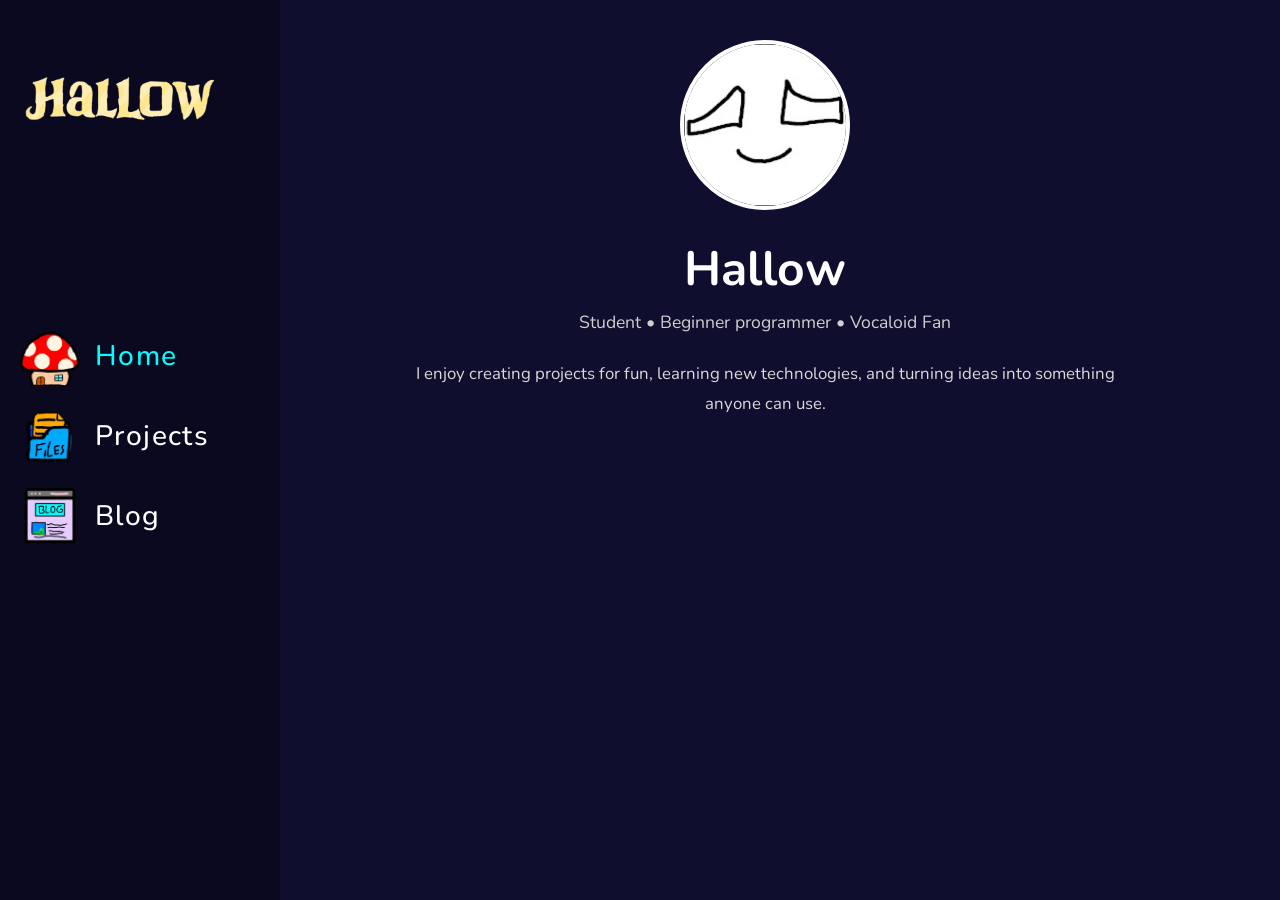
<file: index.html>
<!DOCTYPE html>
<html lang="en">
<head>
    <meta charset="UTF-8">
    <meta name="viewport" content="width=device-width, initial-scale=1.0">
    <title>Home</title>
    <link rel="shortcut icon" href="img/shooting-star.png" type="image/png">
    <link rel="stylesheet" href="style.css">
</head>
<body>
    <div class="sidebar">
        <img src="img/logo2.png" alt="" class="logo">
        <div class="itens">
            <ul>
                <li>
                    <a href="index.html">
                        <img src="img/home.png" alt="" class="icon">
                        <span class="text" style="color: aqua;">Home</span>
                    </a>
                </li>
                <li>
                    <a href="project.html">
                        <img src="img/project.png" alt="" class="icon">
                        <span class="text">Projects</span>
                    </a>
                </li>
                <li>
                    <a href="blog.html">
                        <img src="img/blog.png" alt="" class="icon">
                        <span class="text">Blog</span>
                    </a>
                </li>
            </ul>
        </div>
    </div>
    <div class="content">
        <section class="profile">
            <img src="img/profile.png" class="profile-img">
            <h1>Hallow</h1>
            <span class="subtitle">Student • Beginner programmer • Vocaloid Fan</span>
            <p>I enjoy creating projects for fun, learning new technologies, and turning ideas into something anyone can use.</p>
        </section>
    </div>
</body>
</html>
</file>
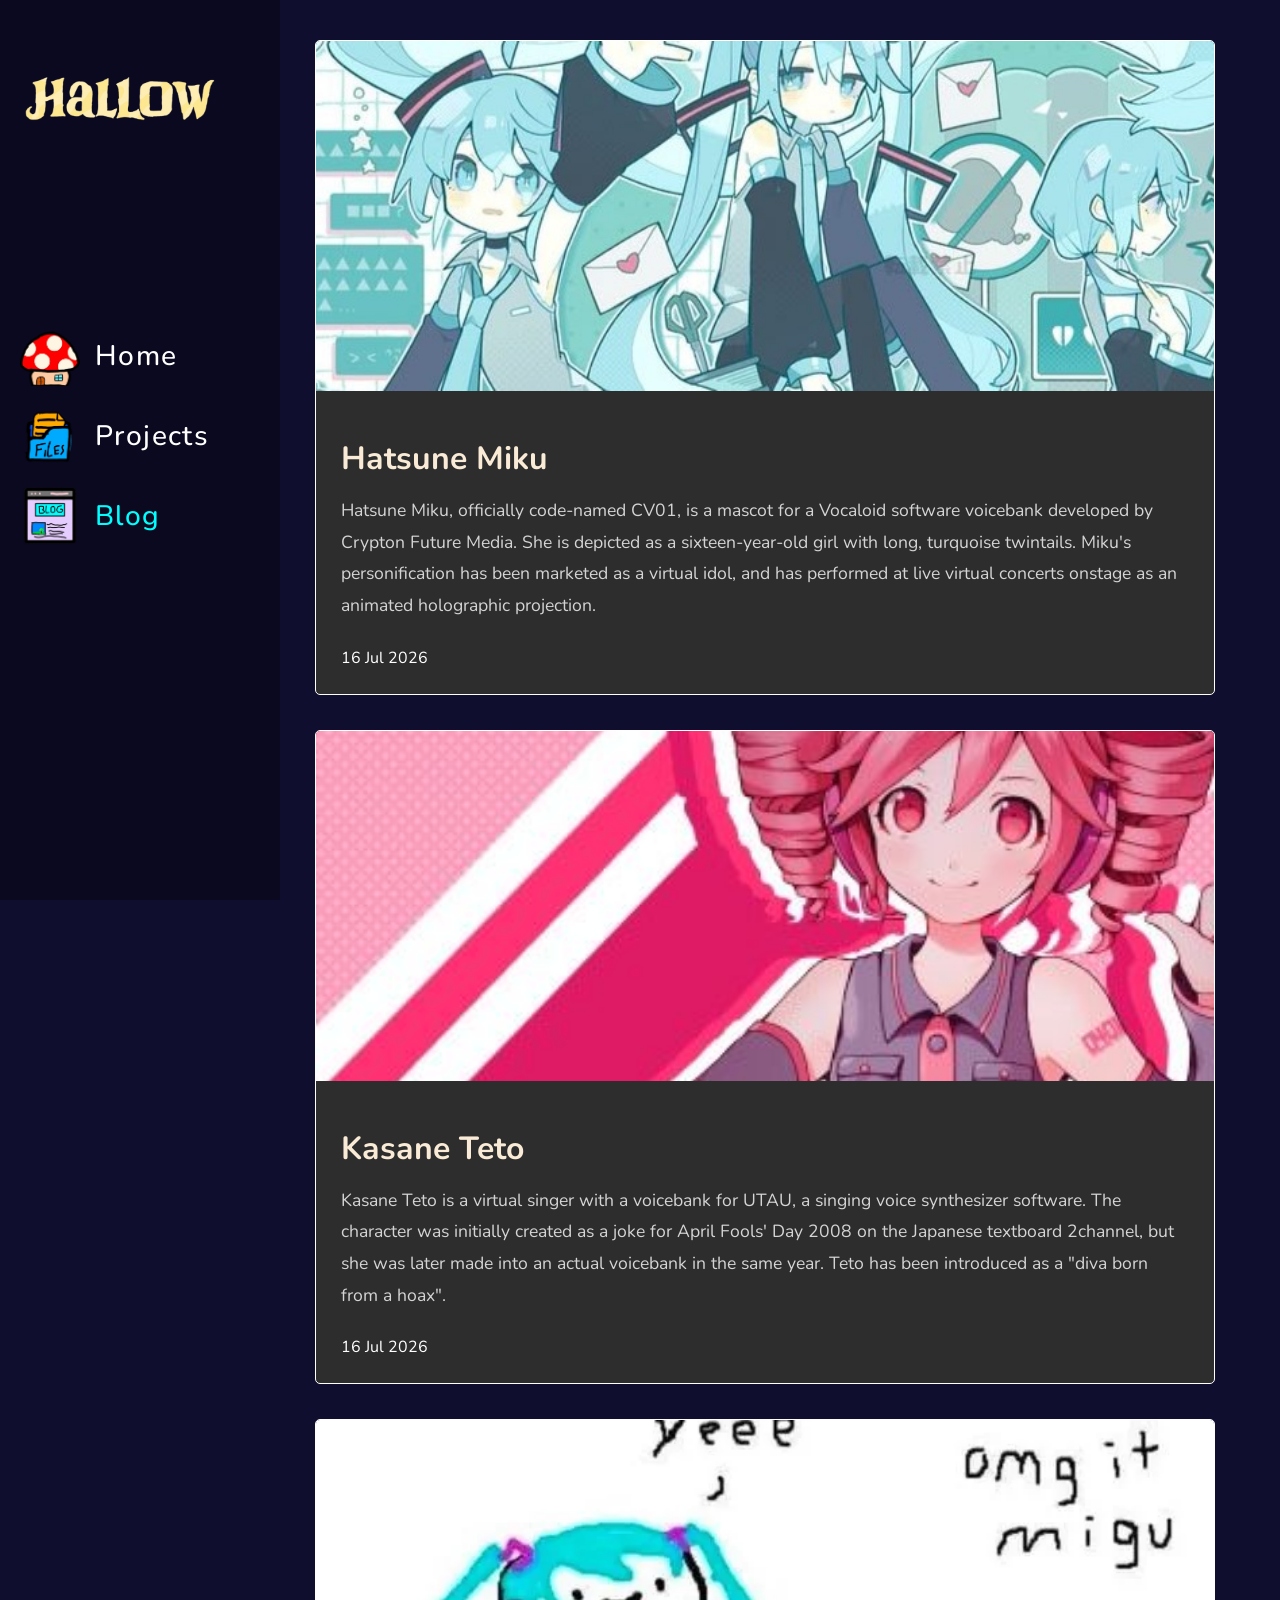
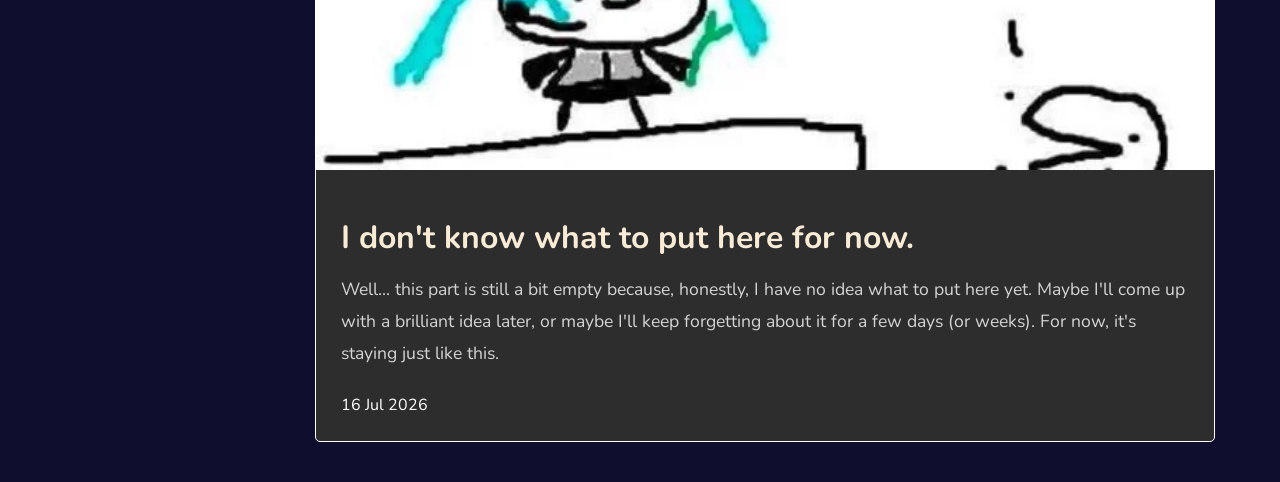
<file: blog.html>
<!DOCTYPE html>
<html lang="en">
<head>
    <meta charset="UTF-8">
    <meta name="viewport" content="width=device-width, initial-scale=1.0">
    <title>Blog</title>
    <link rel="shortcut icon" href="img/shooting-star.png" type="image/png">
    <link rel="stylesheet" href="style.css">
    <link rel="stylesheet" href="blog.css">
</head>
<body>
    <div class="sidebar">
        <img src="img/logo2.png" alt="" class="logo">
        <div class="itens">
            <ul>
                <li>
                    <a href="index.html">
                        <img src="img/home.png" alt="" class="icon">
                        <span class="text">Home</span>
                    </a>
                </li>
                <li>
                    <a href="project.html">
                        <img src="img/project.png" alt="" class="icon">
                        <span class="text">Projects</span>
                    </a>
                </li>
                <li>
                    <a href="blog.html">
                        <img src="img/blog.png" alt="" class="icon">
                        <span class="text" style="color: aqua;">Blog</span>
                    </a>
                </li>
            </ul>
        </div>
    </div>
    <div class="content">
        <div class="post-card">
            <img src="img/blog1.png" alt="">
            <div class="post-content">
                <h2>Hatsune Miku</h2>
                <p>Hatsune Miku, officially code-named CV01, is a mascot for a Vocaloid software voicebank developed by Crypton Future Media. 
                    She is depicted as a sixteen-year-old girl with long, turquoise twintails. Miku's personification has been marketed as a virtual idol, and has performed at live virtual concerts onstage as an animated holographic projection.</p>
                <div class="post-footer">
                    <span>16 Jul 2026</span>
                </div>
            </div>
        </div>
        <div class="post-card">
            <img src="img/blog2.png" alt="">
            <div class="post-content">
                <h2>Kasane Teto</h2>
                <p>Kasane Teto is a virtual singer with a voicebank for UTAU, a singing voice synthesizer software. 
                    The character was initially created as a joke for April Fools' Day 2008 on the Japanese textboard 2channel, but she was later made into an actual voicebank in the same year. Teto has been introduced as a "diva born from a hoax".</p>
                <div class="post-footer">
                    <span>16 Jul 2026</span>
                </div>
            </div>
        </div>
        <div class="post-card">
            <img src="img/migu.png" alt="">
            <div class="post-content">
                <h2>I don't know what to put here for now.</h2>
                <p>Well... this part is still a bit empty because, honestly, I have no idea what to put here yet. 
                    Maybe I'll come up with a brilliant idea later, or maybe I'll keep forgetting about it for a few days (or weeks). For now, it's staying just like this.</p>
                <div class="post-footer">
                    <span>16 Jul 2026</span>
                </div>
            </div>
        </div>
    </div>
</body>
</html>
</file>
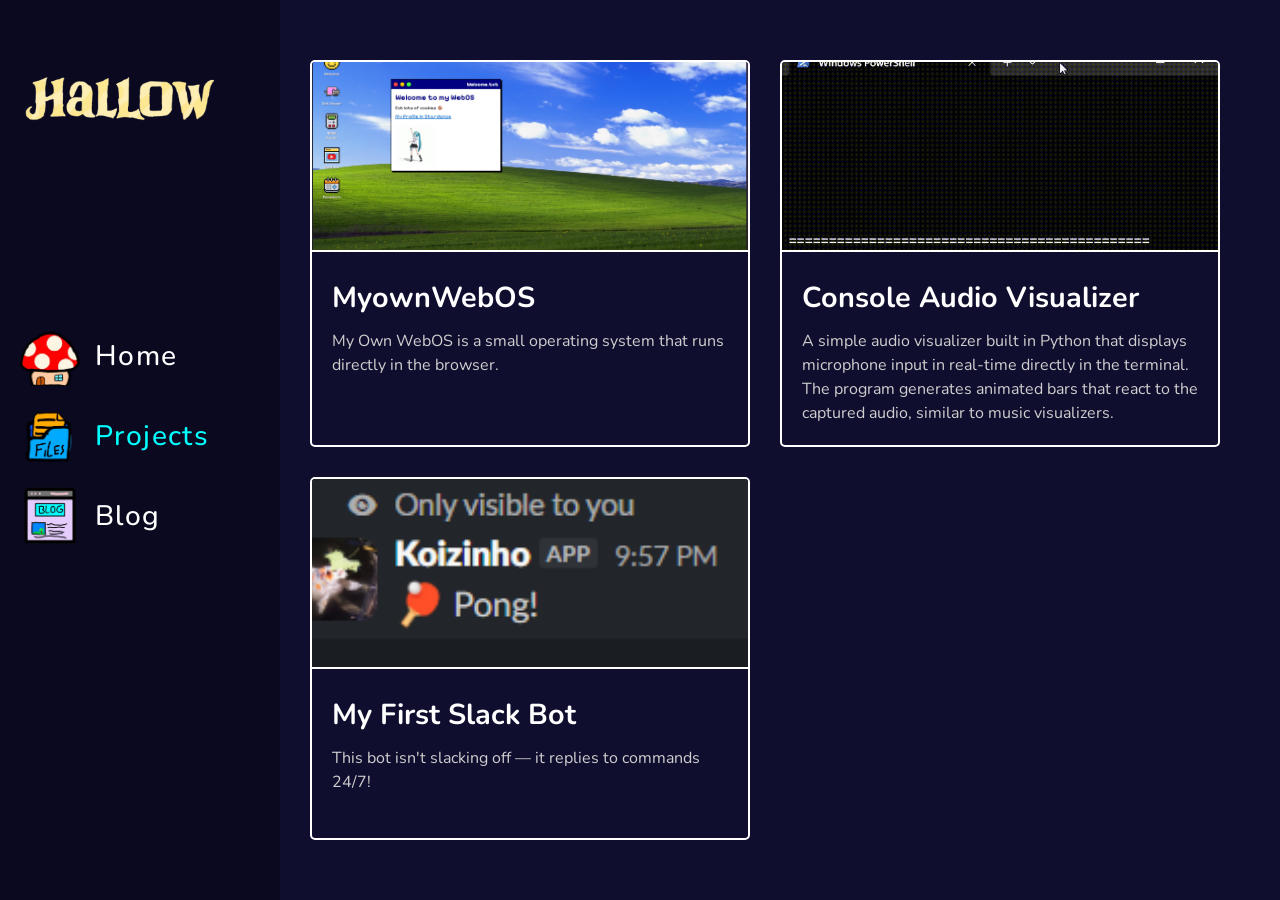
<file: project.html>
<!DOCTYPE html>
<html lang="en">
<head>
    <meta charset="UTF-8">
    <meta name="viewport" content="width=device-width, initial-scale=1.0">
    <title>Project</title>
    <link rel="stylesheet" href="style.css">
    <link rel="shortcut icon" href="img/shooting-star.png" type="image/png">
    <link rel="stylesheet" href="projects.css">
</head>
<body>
    <div class="sidebar">
        <img src="img/logo2.png" alt="" class="logo">
        <div class="itens">
            <ul>
                <li>
                    <a href="index.html">
                        <img src="img/home.png" alt="" class="icon">
                        <span class="text">Home</span>
                    </a>
                </li>
                <li>
                    <a href="project.html">
                        <img src="img/project.png" alt="" class="icon">
                        <span class="text" style="color: aqua;">Projects</span>
                    </a>
                </li>
                <li>
                    <a href="blog.html">
                        <img src="img/blog.png" alt="" class="icon">
                        <span class="text">Blog</span>
                    </a>
                </li>
            </ul>
        </div>
    </div>
    <div class="content">
        <div class="projects">
            <div class="card">
                <img src="img/webos.png" class="card-img">

                <div class="card-content">
                    
                    <h2><a href="https://github.com/Hallow303/MyownWebOS" class="github">MyownWebOS</a></h2>
                    <p>My Own WebOS is a small operating system that runs directly in the browser. <br> ­</p>
                </div>
            </div>
            <div class="card">
                <img src="img/cava.gif" class="card-img">
                <div class="card-content">
                    <h2><a href="https://github.com/Hallow303/consoleaudiovisualizer" class="github">Console Audio Visualizer</a></h2>
                    <p>A simple audio visualizer built in Python that displays microphone input in real-time directly in the terminal. The program generates animated bars that react to the captured audio, similar to music visualizers.</p>
                </div>
            </div>
            <div class="card">
                <img src="img/bot.png" class="card-img">
                <div class="card-content">
                    <h2><a href="https://github.com/Hallow303/MySlackBot" class="github">My First Slack Bot</a></h2>
                    <p>This bot isn't slacking off — it replies to commands 24/7!<br> ­</p>
                </div>
            </div>      

        </div>
    </div>
</div>
</body>
</html>
</file>
<file: style.css>
@import url('https://fonts.googleapis.com/css2?family=Nunito:ital,wght@0,200..1000;1,200..1000&display=swap');

*{
    margin: 0;
    padding: 0;
    box-sizing: border-box;
    font-family: "Nunito", sans-serif;
}

body{
    min-width: 100vh;
    background: #100e2f;
}

.sidebar{
    position: fixed;
    width: 280px;
    height: 100vh;
    padding: 20px;
    background: #0B0920;
    overflow: hidden;
    display: fl;
}

.sidebar ul{
    position: relative;
    height: 100vh;
}

.sidebar ul li{
    list-style: none;
    justify-content: center;
    margin-bottom: 20px;
}

.sidebar ul li a{
    position: relative;
    display: flex;
    align-items: center; 
    white-space: nowrap;
    text-decoration: none;
}

.sidebar ul li a .icon{
    width: 60px;
    height: 60px;
    margin-right: 15px; 
    object-fit: contain;
}

.sidebar ul li a .text{
    position: relative;
    height: 60px;
    height: auto;
    display: flex;
    align-items: center;
    font-size: 28.16px;
    color: rgb(255, 255, 255);
    letter-spacing: 0.05em;
    font-weight: 500;
}
.sidebar ul li a .text:hover{
    color: aqua;
    font-size: 35px;
}

.sidebar .logo{
    margin-bottom: 50px;
    width: 200px;
    align-items: center;

}

.sidebar .itens{
    margin-top: 100px;
}

.content{
    margin-left: 250px;
    padding: 40px;
    color: white;
}

.profile{
    text-align: center;
    max-width: 700px;
    margin: auto;
}

.profile-img{
    width: 170px;
    height: 170px;
    border-radius: 50%;
    border: 4px solid white;
    object-fit: cover;
    margin-bottom: 20px;
}

.profile h1{
    font-size: 3rem;
    margin-bottom: 8px;
}

.subtitle{
    color: #cfcfcf;
    font-size: 1.1rem;
}

.profile p{
    margin-top: 25px;
    line-height: 1.8;
    color: #d9d9d9;
    font-size: 1.05rem;
}
</file>
<file: blog.css>
.content{
    display:flex;
    flex-direction:column;
    align-items:center;
    gap:35px;
    padding:40px;
}

.post-card{
    width:min(100%, 900px);
    background:#2d2d2d;
    border-radius:5px;
    overflow:hidden;
    border:1px solid #fffefe;
}

.post-card img{
    width:100%;
    height:350px;
    object-fit:cover;
}

.post-content{
    padding:25px;
}

.post-content h2{
    color:antiquewhite;
    margin:15px 0;
    font-size:2rem;
}

.post-content p{
    color:#d4d4d4;
    line-height:1.8;
    font-size:1.1rem;
}

.post-footer{
    margin-top:25px;
    display:flex;
    justify-content:space-between;
    align-items:center;
}
</file>
<file: projects.css>
.projects{
    display: grid;
    grid-template-columns: repeat(auto-fit, minmax(340px,1fr));
    gap: 30px;
    padding: 20px;
}

.card{
    border-radius: 5px;
    overflow: hidden;
    border: 2px solid #ffffff;
    transition: .25s;
    cursor: pointer;
}

.card-img{
    width: 100%;
    height: 190px;
    object-fit: cover;
    border-bottom: 2px solid #ffffff;
}

.card-content{
    padding: 20px;
}

.card-content h2{
    color: white;
    font-size: 1.8rem;
    margin-bottom: 12px;
}

.card-content p{
    color: #cfcfcf;
    line-height: 1.5;
}

.card-content .github{
    text-decoration: none;
    color: #ffffff;
    display: inline-block;
    transition: transform 0.2s ease, color 0.2s ease;
}

.card-content .github:hover{
    color: aquamarine;
    font-size: 1.9rem;
}
</file>
